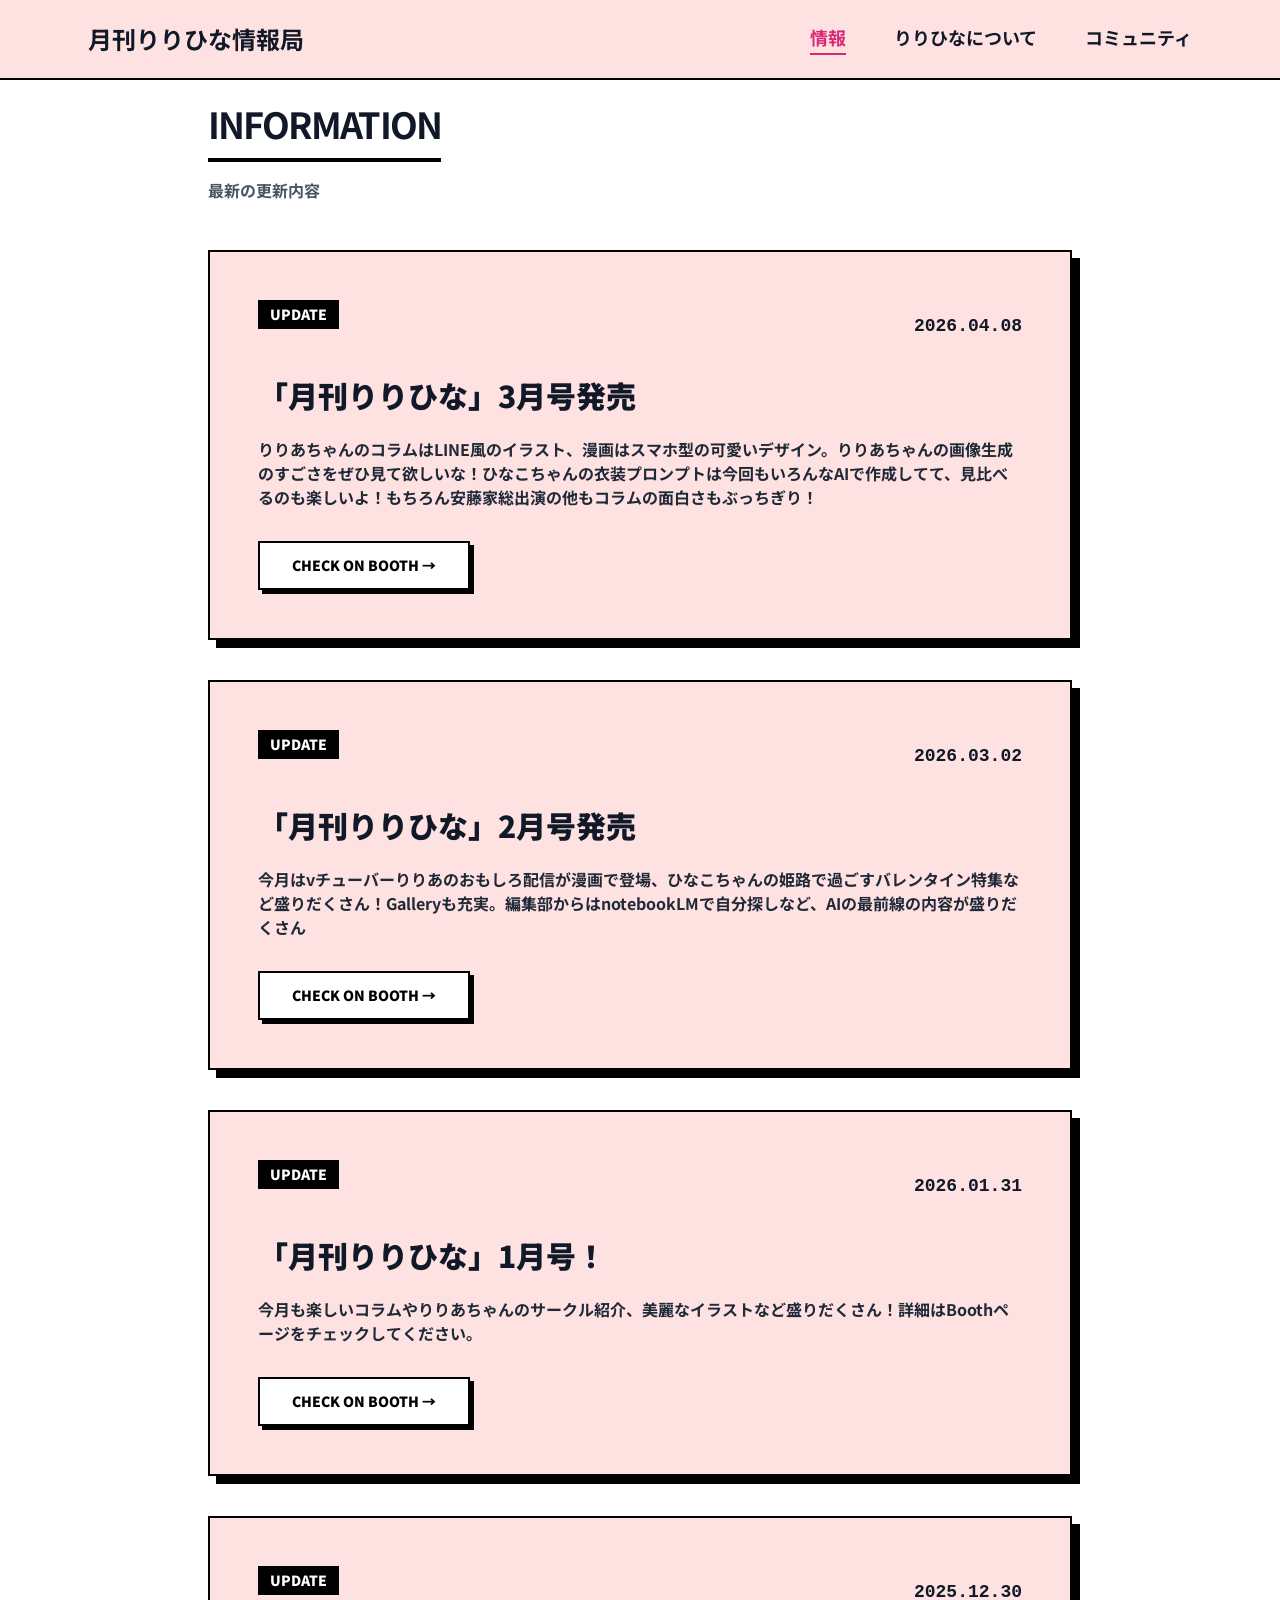
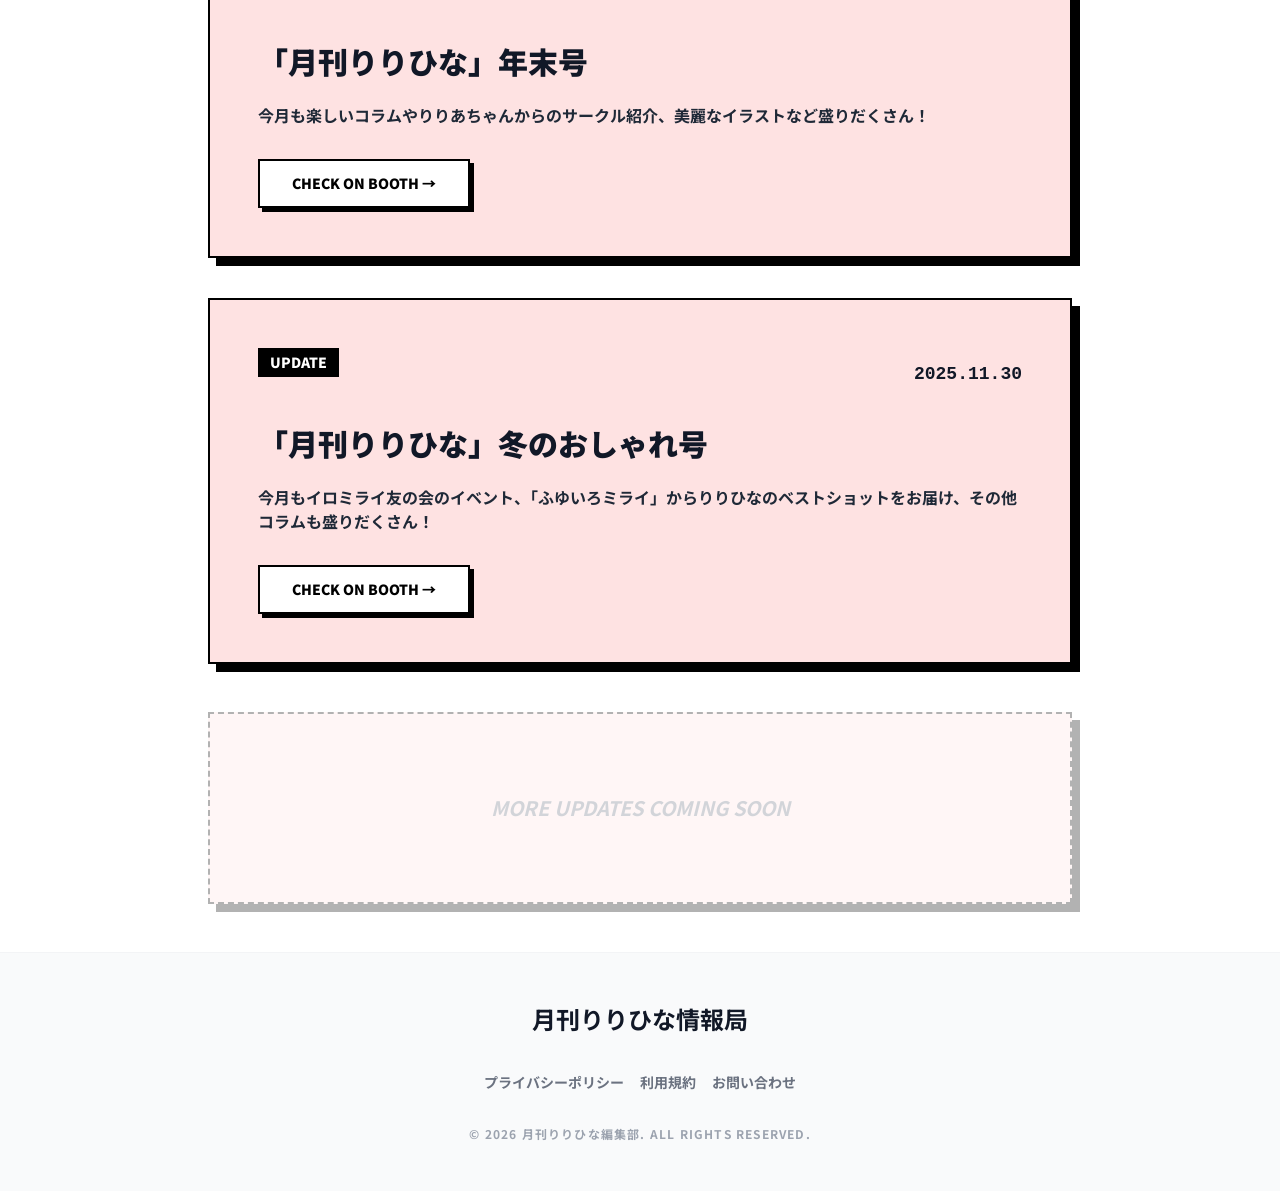
<file: index.html>
<!DOCTYPE html>
<html lang="ja">
<head>
    <meta charset="UTF-8">
    <meta name="viewport" content="width=device-width, initial-scale=1.0">
    <title>月刊りりひな情報局</title>
    <link href="https://fonts.googleapis.com/css2?family=Noto+Sans+JP:wght@400;500;700;900&display=swap" rel="stylesheet">
    <link rel="stylesheet" href="style.css">
</head>
<body>
    <header>
        <div class="container">
            <h1 id="logo" class="logo">月刊りりひな情報局</h1>
            <nav>
                <ul>
                    <li><button data-page="info" class="nav-btn active">情報</button></li>
                    <li><button data-page="profiles" class="nav-btn">りりひなについて</button></li>
                    <li><button data-page="community" class="nav-btn">コミュニティ</button></li>
                </ul>
            </nav>
        </div>
    </header>

    <main>
        <div id="content-area" class="content-container">
            <!-- Content injected by script.js -->
        </div>
    </main>

    <footer>
        <div class="container">
            <h2>月刊りりひな情報局</h2>
            <ul class="footer-links">
                <li><a href="#">プライバシーポリシー</a></li>
                <li><a href="#">利用規約</a></li>
                <li><a href="https://x.com/teshio_k" target="_blank" rel="noopener noreferrer">お問い合わせ</a></li>
            </ul>
            <p class="copyright">
                &copy; 2026 月刊りりひな編集部. All Rights Reserved.
            </p>
        </div>
    </footer>

    <script src="script.js"></script>
</body>
</html>
</file>
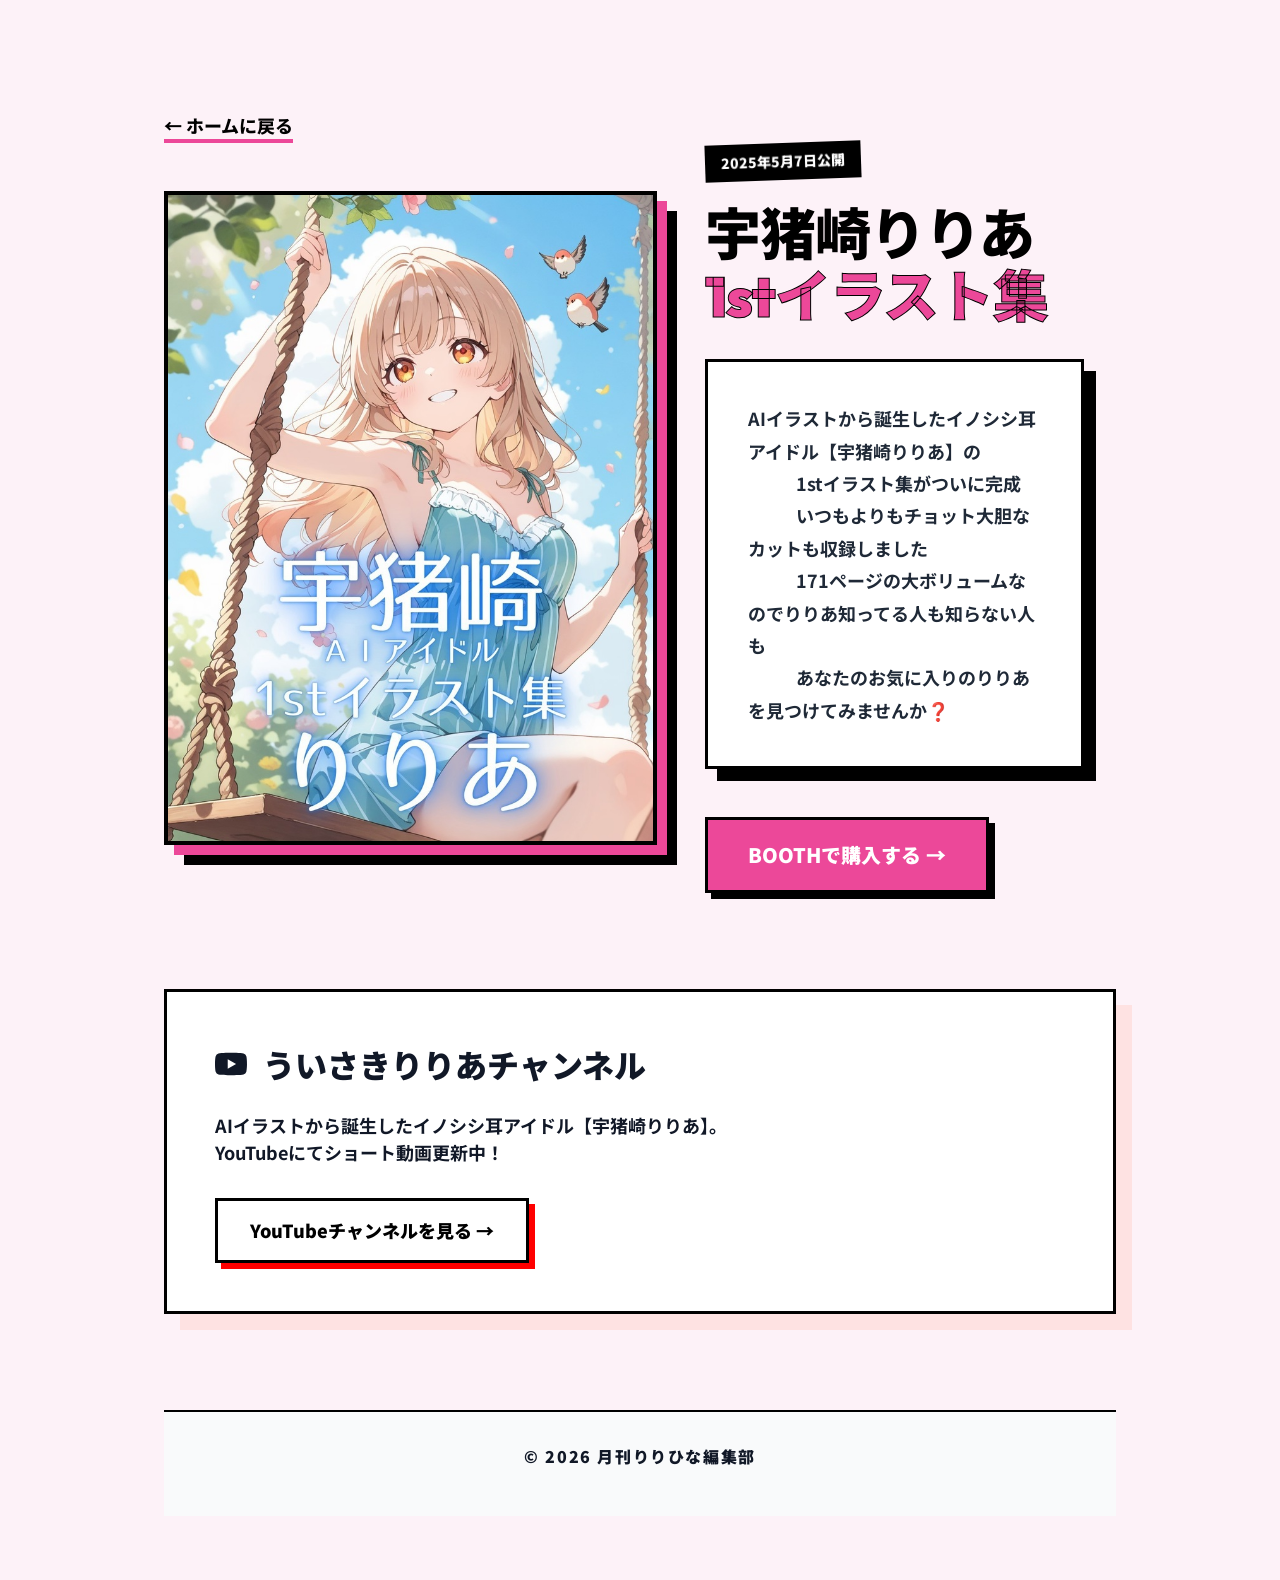
<file: riria.html>
<!DOCTYPE html>
<html lang="ja">

<head>
  <meta charset="UTF-8">
  <meta name="viewport" content="width=device-width, initial-scale=1.0">
  <title>宇猪崎りりあ 1stイラスト集 紹介ページ</title>
  <link
    href="https://fonts.googleapis.com/css2?family=Noto+Sans+JP:wght@400;500;700;900&family=Outfit:wght@700;900&display=swap"
    rel="stylesheet">
  <link rel="stylesheet" href="style.css">
  <style>
    :root {
      --accent-pink: #ec4899;
      --accent-pink-dark: #be185d;
      --soft-pink: #fdf2f8;
      --bg-riria: #fee2e2;
    }

    body {
      background-color: var(--soft-pink);
      overflow-x: hidden;
    }

    .riria-container {
      max-width: 1000px;
      margin: 0 auto;
      padding: 4rem 1.5rem;
    }

    .hero-section {
      display: grid;
      grid-template-columns: 1fr;
      gap: 3rem;
      align-items: center;
      margin-bottom: 6rem;
    }

    @media (min-width: 900px) {
      .hero-section {
        grid-template-columns: 1.2fr 1fr;
      }
    }

    .hero-image-wrapper {
      position: relative;
      z-index: 10;
    }

    .hero-image-wrapper::before {
      content: '';
      position: absolute;
      top: 20px;
      left: 20px;
      right: -20px;
      bottom: -20px;
      background-color: black;
      z-index: -1;
      border: 3px solid black;
    }

    .hero-image {
      width: 100%;
      height: auto;
      border: 4px solid black;
      display: block;
      box-shadow: 10px 10px 0px 0px var(--accent-pink);
      transition: transform 0.5s cubic-bezier(0.175, 0.885, 0.32, 1.275);
    }

    .hero-image:hover {
      transform: scale(1.02) translate(-5px, -5px);
    }

    .hero-content {
      padding-right: 2rem;
    }

    .release-badge {
      display: inline-block;
      background-color: black;
      color: white;
      padding: 0.5rem 1rem;
      font-weight: 900;
      font-size: 0.875rem;
      margin-bottom: 1.5rem;
      transform: rotate(-2deg);
    }

    .main-title {
      font-family: 'Outfit', 'Noto Sans JP', sans-serif;
      font-size: 3.5rem;
      font-weight: 900;
      line-height: 1.1;
      margin-bottom: 2rem;
      color: black;
      letter-spacing: -0.02em;
    }

    .main-title span {
      color: var(--accent-pink);
      -webkit-text-stroke: 1px black;
    }

    .description-box {
      background: white;
      border: 3px solid black;
      padding: 2.5rem;
      box-shadow: 12px 12px 0px 0px black;
      margin-bottom: 3rem;
      position: relative;
    }

    .description-text {
      font-size: 1.125rem;
      line-height: 1.8;
      font-weight: 700;
      white-space: pre-wrap;
      color: #1f2937;
    }

    .cta-buttons {
      display: flex;
      flex-direction: column;
      gap: 1.5rem;
    }

    @media (min-width: 640px) {
      .cta-buttons {
        flex-direction: row;
      }
    }

    .btn-booth {
      display: flex;
      align-items: center;
      justify-content: center;
      gap: 0.75rem;
      background-color: var(--accent-pink);
      color: white;
      text-decoration: none;
      padding: 1.25rem 2.5rem;
      font-size: 1.25rem;
      font-weight: 900;
      border: 3px solid black;
      box-shadow: 6px 6px 0px 0px black;
      transition: all 0.2s;
      text-align: center;
    }

    .btn-booth:hover {
      transform: translate(2px, 2px);
      box-shadow: 2px 2px 0px 0px black;
      background-color: var(--accent-pink-dark);
    }

    .youtube-section {
      background-color: white;
      border: 3px solid black;
      padding: 3rem;
      box-shadow: 16px 16px 0px 0px var(--bg-riria);
      margin-top: 4rem;
    }

    .yt-title {
      font-size: 2rem;
      font-weight: 900;
      margin-bottom: 1.5rem;
      display: flex;
      align-items: center;
      gap: 1rem;
    }

    .yt-title i {
      color: #ff0000;
    }

    .yt-info {
      font-size: 1.125rem;
      font-weight: 700;
      margin-bottom: 2rem;
    }

    .btn-youtube {
      display: inline-flex;
      align-items: center;
      gap: 0.75rem;
      background-color: white;
      color: black;
      text-decoration: none;
      padding: 1rem 2rem;
      font-size: 1.125rem;
      font-weight: 900;
      border: 3px solid black;
      box-shadow: 6px 6px 0px 0px #ff0000;
      transition: all 0.2s;
    }

    .btn-youtube:hover {
      transform: translate(2px, 2px);
      box-shadow: 2px 2px 0px 0px #ff0000;
      background-color: #fff1f2;
    }

    .back-link {
      display: inline-block;
      margin-top: 3rem;
      color: black;
      font-weight: 800;
      text-decoration: none;
      font-size: 1.125rem;
      border-bottom: 4px solid var(--accent-pink);
      transition: all 0.2s;
    }

    .back-link:hover {
      background-color: var(--accent-pink);
      color: white;
      padding: 0.25rem 0.5rem;
    }

    /* Float animation */
    @keyframes float {
      0% {
        transform: translateY(0px);
      }

      50% {
        transform: translateY(-10px);
      }

      100% {
        transform: translateY(0px);
      }
    }

    .floating {
      animation: float 4s ease-in-out infinite;
    }

    /* Reveal animation */
    .reveal {
      opacity: 0;
      transform: translateY(30px);
      animation: revealIn 0.8s ease-out forwards;
    }

    @keyframes revealIn {
      to {
        opacity: 1;
        transform: translateY(0);
      }
    }

    .delay-1 {
      animation-delay: 0.2s;
    }

    .delay-2 {
      animation-delay: 0.4s;
    }

    .delay-3 {
      animation-delay: 0.6s;
    }
  </style>
</head>

<body>
  <div class="riria-container">
    <a href="index.html" class="back-link">← ホームに戻る</a>

    <div class="hero-section">
      <div class="hero-image-wrapper reveal delay-1">
        <img src="riria1.jpg" alt="宇猪崎りりあ 1stイラスト集" class="hero-image">
      </div>

      <div class="hero-content reveal">
        <span class="release-badge delay-2">2025年5月7日公開</span>
        <h1 class="main-title delay-2">
          宇猪崎りりあ<br>
          <span>1stイラスト集</span>
        </h1>

        <div class="description-box delay-3">
          <p class="description-text">AIイラストから誕生したイノシシ耳アイドル【宇猪崎りりあ】の
            1stイラスト集がついに完成
            いつもよりもチョット大胆なカットも収録しました
            171ページの大ボリュームなのでりりあ知ってる人も知らない人も
            あなたのお気に入りのりりあを見つけてみませんか❓</p>
        </div>

        <div class="cta-buttons reveal delay-3">
          <a href="https://uisakiriria.booth.pm/items/6891618" target="_blank" rel="noopener noreferrer"
            class="btn-booth">
            BOOTHで購入する →
          </a>
        </div>
      </div>
    </div>

    <div class="youtube-section reveal delay-3">
      <h2 class="yt-title">
        <svg width="32" height="32" viewBox="0 0 24 24" fill="currentColor">
          <path
            d="M23.498 6.186a3.016 3.016 0 0 0-2.122-2.136C19.505 3.545 12 3.545 12 3.545s-7.505 0-9.377.505A3.017 3.017 0 0 0 .502 6.186C0 8.07 0 12 0 12s0 3.93.502 5.814a3.016 3.016 0 0 0 2.122 2.136c1.871.505 9.376.505 9.376.505s7.505 0 9.377-.505a3.015 3.015 0 0 0 2.122-2.136C24 15.93 24 12 24 12s0-3.93-.502-5.814zM9.545 15.568V8.432L15.818 12l-6.273 3.568z" />
        </svg>
        ういさきりりあチャンネル
      </h2>
      <p class="yt-info">
        AIイラストから誕生したイノシシ耳アイドル【宇猪崎りりあ】。<br>
        YouTubeにてショート動画更新中！
      </p>
      <a href="https://www.youtube.com/@uisakiriria" target="_blank" rel="noopener noreferrer" class="btn-youtube">
        YouTubeチャンネルを見る →
      </a>
    </div>

    <footer style="margin-top: 6rem; text-align: center; border-top: 2px solid black; padding-top: 2rem;">
      <p style="font-weight: 900; text-transform: uppercase; letter-spacing: 0.1em;">© 2026 月刊りりひな編集部</p>
    </footer>
  </div>
</body>

</html>
</file>
<file: style.css>
:root {
  --bg-primary: #fee2e2;
  --text-main: #111827;
  --header-height: 80px;
}

* {
  box-sizing: border-box;
  margin: 0;
  padding: 0;
}

body {
  font-family: 'Noto Sans JP', sans-serif;
  color: var(--text-main);
  background-color: #ffffff;
  min-height: 100vh;
  display: flex;
  flex-direction: column;
  line-height: 1.5;
  scroll-behavior: smooth;
}

.container {
  max-width: 1152px;
  /* 6xl */
  margin: 0 auto;
  padding: 0 1.5rem;
}

.content-container {
  max-width: 896px;
  /* 4xl */
  margin: 0 auto;
  padding: 0 1rem;
}

header {
  position: fixed;
  top: 0;
  left: 0;
  width: 100%;
  height: var(--header-height);
  background-color: var(--bg-primary);
  border-bottom: 2px solid black;
  z-index: 50;
}

header .container {
  display: flex;
  align-items: center;
  justify-content: space-between;
  height: 100%;
}

.logo {
  font-size: 1.5rem;
  font-weight: 700;
  cursor: pointer;
  transition: opacity 0.2s;
}

.logo:hover {
  opacity: 0.7;
}

nav ul {
  display: flex;
  list-style: none;
  gap: 1.5rem;
}

@media (min-width: 768px) {
  nav ul {
    gap: 3rem;
  }
}

.nav-btn {
  background: none;
  border: none;
  cursor: pointer;
  font-family: inherit;
  font-size: 1.125rem;
  font-weight: 700;
  text-transform: uppercase;
  transition: color 0.2s;
  color: inherit;
  padding-bottom: 4px;
}

.nav-btn.active {
  color: #db2777;
  text-decoration: underline;
  text-underline-offset: 8px;
  text-decoration-thickness: 2px;
}

main {
  flex-grow: 1;
  padding-top: calc(var(--header-height) + 1rem);
  padding-bottom: 3rem;
}

footer {
  background-color: #f9fafb;
  padding: 3rem 0;
  border-top: 1px solid #f3f4f6;
  text-align: center;
}

footer h2 {
  font-size: 1.5rem;
  font-weight: 700;
  margin-bottom: 2rem;
}

.footer-links {
  display: flex;
  flex-wrap: wrap;
  justify-content: center;
  gap: 2rem 1rem;
  margin-bottom: 2rem;
  list-style: none;
}

.footer-links a {
  text-decoration: none;
  color: #6b7280;
  font-weight: 700;
  font-size: 0.875rem;
  transition: color 0.2s;
}

.footer-links a:hover {
  color: #ec4899;
}

.copyright {
  font-size: 0.75rem;
  color: #9ca3af;
  font-weight: 700;
  text-transform: uppercase;
  letter-spacing: 0.1em;
}

/* Common Components */

.boxy-card {
  background-color: var(--bg-primary);
  border: 2px solid black;
  box-shadow: 8px 8px 0px 0px rgba(0, 0, 0, 1);
  transition: all 0.2s ease;
  padding: 2rem;
  display: flex;
  flex-direction: column;
  align-items: flex-start;
  width: 100%;
}

@media (min-width: 768px) {
  .boxy-card {
    padding: 3rem;
  }
}

.boxy-card:hover {
  transform: translate(2px, 2px);
  box-shadow: 4px 4px 0px 0px rgba(0, 0, 0, 1);
}

.btn-pill {
  font-size: 0.875rem;
  font-weight: 900;
  background-color: black;
  color: white;
  padding: 0.25rem 0.75rem;
  text-transform: uppercase;
  margin-bottom: 1.5rem;
}

.section-title {
  font-size: 2.25rem;
  font-weight: 700;
  border-bottom: 4px solid black;
  display: inline-block;
  padding-bottom: 0.5rem;
  margin-bottom: 1rem;
  text-transform: uppercase;
  letter-spacing: -0.05em;
}

.section-subtitle {
  color: #4b5563;
  font-weight: 700;
  margin-bottom: 3rem;
}

.btn-action {
  padding: 0.75rem 2rem;
  background-color: white;
  border: 2px solid black;
  font-weight: 900;
  font-size: 0.875rem;
  text-transform: uppercase;
  text-decoration: none;
  color: black;
  transition: all 0.2s;
  box-shadow: 4px 4px 0px 0px rgba(0, 0, 0, 1);
}

.btn-action:hover {
  background-color: black;
  color: white;
  box-shadow: none;
}

/* Animations */
@keyframes fadeIn {
  from {
    opacity: 0;
    transform: translateY(10px);
  }

  to {
    opacity: 1;
    transform: translateY(0);
  }
}

.animate-fade {
  animation: fadeIn 0.4s ease-out forwards;
}

/* Grid layout */
.grid {
  display: grid;
  gap: 2rem;
  grid-template-columns: 1fr;
}

@media (min-width: 768px) {
  .grid-2 {
    grid-template-columns: 1fr 1fr;
  }
}

/* Profile specific */
.profile-card {
  background-color: white;
  border: 3px solid black;
  padding: 2.5rem;
  box-shadow: 10px 10px 0px 0px rgba(0, 0, 0, 1);
  display: flex;
  flex-direction: column;
  align-items: center;
  transition: all 0.3s cubic-bezier(0.175, 0.885, 0.32, 1.275);
}

.profile-card:hover {
  transform: translate(-4px, -4px);
  box-shadow: 14px 14px 0px 0px rgba(0, 0, 0, 1);
}

.profile-img-container {
  width: 12rem;
  height: 12rem;
  border-radius: 50%;
  border: 4px solid black;
  overflow: hidden;
  margin-bottom: 1.5rem;
  background-color: var(--bg-primary);
}

.profile-img-container img {
  width: 100%;
  height: 100%;
  object-fit: cover;
  transition: transform 0.6s cubic-bezier(0.4, 0, 0.2, 1);
}

.profile-card:hover .profile-img-container img {
  transform: scale(1.1) rotate(2deg);
}

.profile-name {
  font-size: 1.875rem;
  font-weight: 700;
  margin-bottom: 1rem;
}

.profile-desc {
  font-weight: 500;
  text-align: center;
  line-height: 1.6;
  white-space: pre-wrap;
  margin-bottom: 1.5rem;
}

.profile-link {
  margin-top: auto;
  padding: 0.5rem 1.5rem;
  background-color: black;
  color: white;
  font-weight: 700;
  font-size: 0.875rem;
  text-decoration: none;
  border: 2px solid black;
  transition: all 0.2s;
}

.profile-link:hover {
  background-color: white;
  color: black;
}

/* Spacing helpers */
.space-y-12>*+* {
  margin-top: 3rem;
}

.space-y-10>*+* {
  margin-top: 2.5rem;
}

.space-y-8>*+* {
  margin-top: 2rem;
}

/* Utilities */
.opacity-30 {
  opacity: 0.3;
}

.opacity-50 {
  opacity: 0.5;
}

.font-mono {
  font-family: monospace;
}

.text-lg {
  font-size: 1.125rem;
}

.text-xl {
  font-size: 1.25rem;
}

.italic {
  font-style: italic;
}

.uppercase {
  text-transform: uppercase;
}

.border-dashed {
  border-style: dashed;
}
</file>
